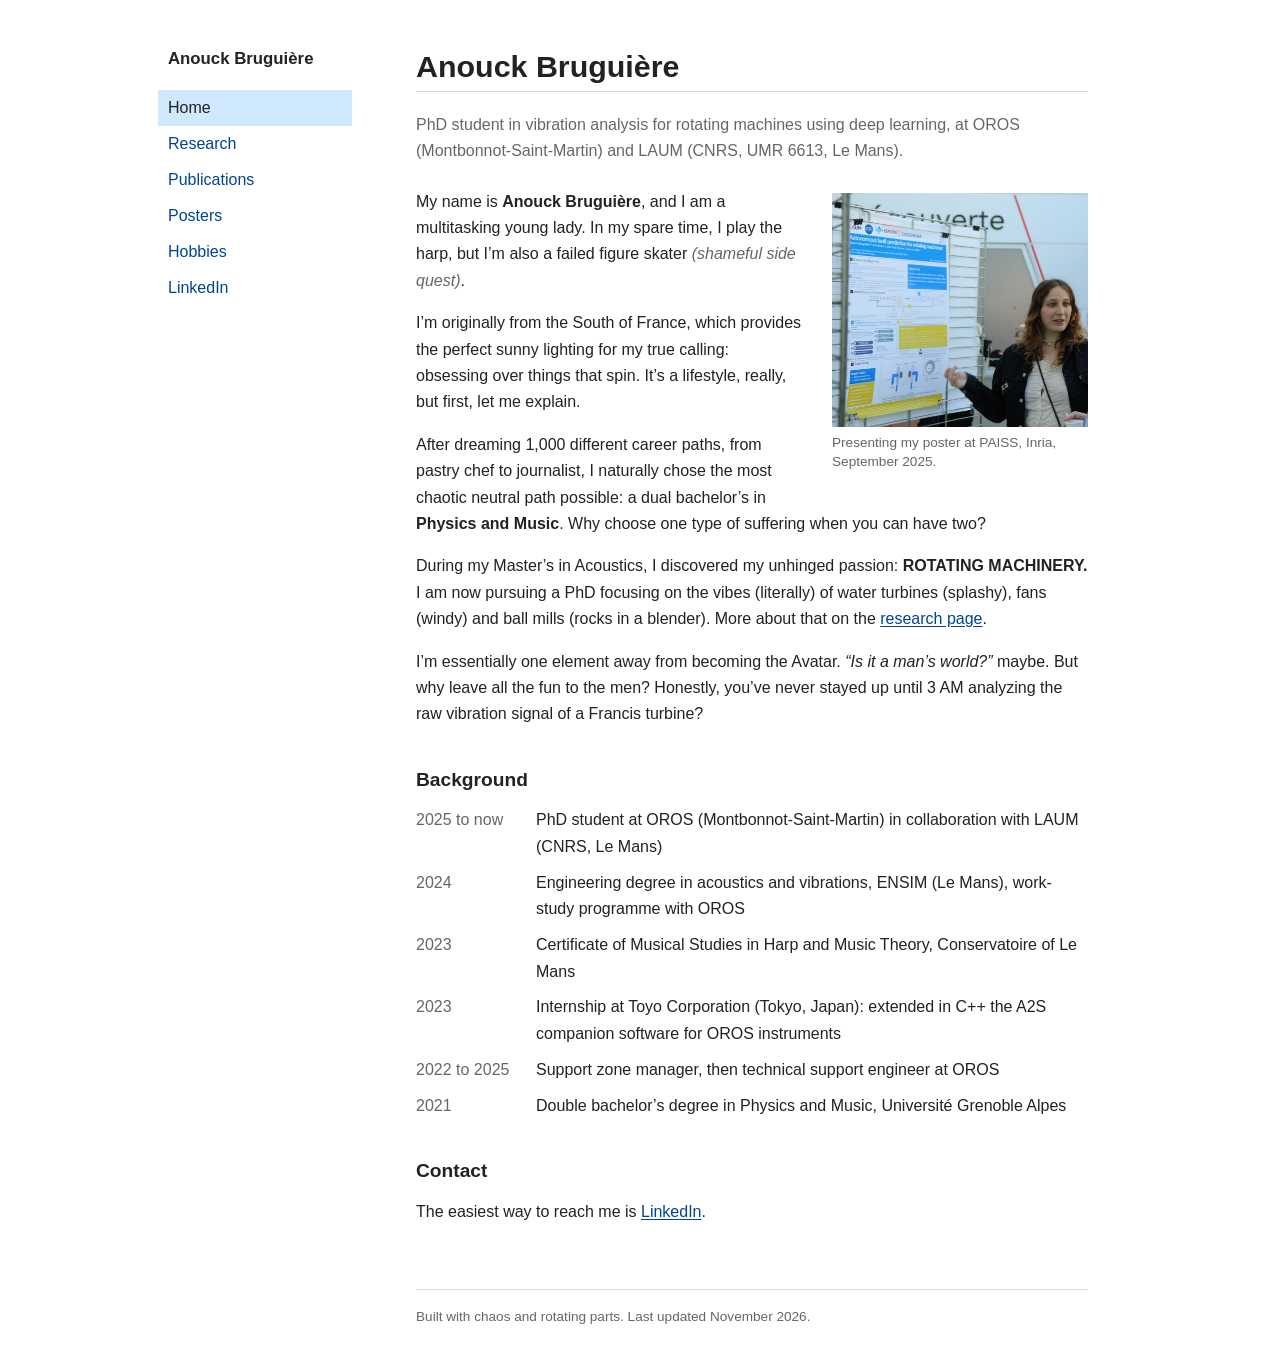
<file: index.html>
<!DOCTYPE html>
<html lang="en">
<head>
  <meta charset="UTF-8">
  <meta name="viewport" content="width=device-width, initial-scale=1.0">
  <title>Anouck Bruguière | PhD & Vibes</title>
  <meta name="description" content="Anouck Bruguière, PhD student in vibration analysis for rotating machines using deep learning (LAUM, CNRS and OROS).">
  <link rel="stylesheet" href="style.css">
</head>
<body>
<div class="page">

  <header class="side">
    <a class="name" href="index.html">Anouck Bruguière</a>
    <nav aria-label="Main">
      <a href="index.html" aria-current="page">Home</a>
      <a href="research.html">Research</a>
      <a href="publications.html">Publications</a>
      <a href="posters.html">Posters</a>
      <a href="hobbies.html">Hobbies</a>
      <a href="https://www.linkedin.com/in/anouck-b-947a131ab/">LinkedIn</a>
    </nav>
  </header>

  <main>
    <h1>Anouck Bruguière</h1>
    <p class="role">PhD student in vibration analysis for rotating machines using deep learning, at OROS (Montbonnot-Saint-Martin) and LAUM (CNRS, UMR 6613, Le Mans).</p>

    <figure class="photo">
      <img src="images/paiss-2025.jpg" alt="Anouck presenting her poster on autonomous fault prediction, standing next to it">
      <figcaption>Presenting my poster at PAISS, Inria, September 2025.</figcaption>
    </figure>

    <p>My name is <strong>Anouck Bruguière</strong>, and I am a multitasking young lady. In my spare time, I play the harp, but I’m also a failed figure skater <span class="aside">(shameful side quest)</span>.</p>

    <p>I’m originally from the South of France, which provides the perfect sunny lighting for my true calling: obsessing over things that spin. It’s a lifestyle, really, but first, let me explain.</p>

    <p>After dreaming 1,000 different career paths, from pastry chef to journalist, I naturally chose the most chaotic neutral path possible: a dual bachelor’s in <strong>Physics and Music</strong>. Why choose one type of suffering when you can have two?</p>

    <p>During my Master’s in Acoustics, I discovered my unhinged passion: <strong>ROTATING MACHINERY.</strong> I am now pursuing a PhD focusing on the vibes (literally) of water turbines (splashy), fans (windy) and ball mills (rocks in a blender). More about that on the <a href="research.html">research page</a>.</p>

    <p>I’m essentially one element away from becoming the Avatar. <em>“Is it a man’s world?”</em> maybe. But why leave all the fun to the men? Honestly, you’ve never stayed up until 3 AM analyzing the raw vibration signal of a Francis turbine?</p>

    <h2>Background</h2>
    <ul class="timeline">
      <li><span class="when">2025 to now</span><span>PhD student at OROS (Montbonnot-Saint-Martin) in collaboration with LAUM (CNRS, Le Mans)</span></li>
      <li><span class="when">2024</span><span>Engineering degree in acoustics and vibrations, ENSIM (Le Mans), work-study programme with OROS</span></li>
      <li><span class="when">2023</span><span>Certificate of Musical Studies in Harp and Music Theory, Conservatoire of Le Mans</span></li>
      <li><span class="when">2023</span><span>Internship at Toyo Corporation (Tokyo, Japan): extended in C++ the A2S companion software for OROS instruments</span></li>
      <li><span class="when">2022 to 2025</span><span>Support zone manager, then technical support engineer at OROS</span></li>
      <li><span class="when">2021</span><span>Double bachelor’s degree in Physics and Music, Université Grenoble Alpes</span></li>
    </ul>

    <h2>Contact</h2>
    <p>The easiest way to reach me is <a href="https://www.linkedin.com/in/anouck-b-947a131ab/">LinkedIn</a>.</p>
    <!-- EDIT: add your professional email here if you want, e.g. <p>Email: firstname.lastname@univ-lemans.fr</p> -->

    <footer>Built with chaos and rotating parts. Last updated November 2026.</footer>
  </main>

</div>
</body>
</html>
</file>
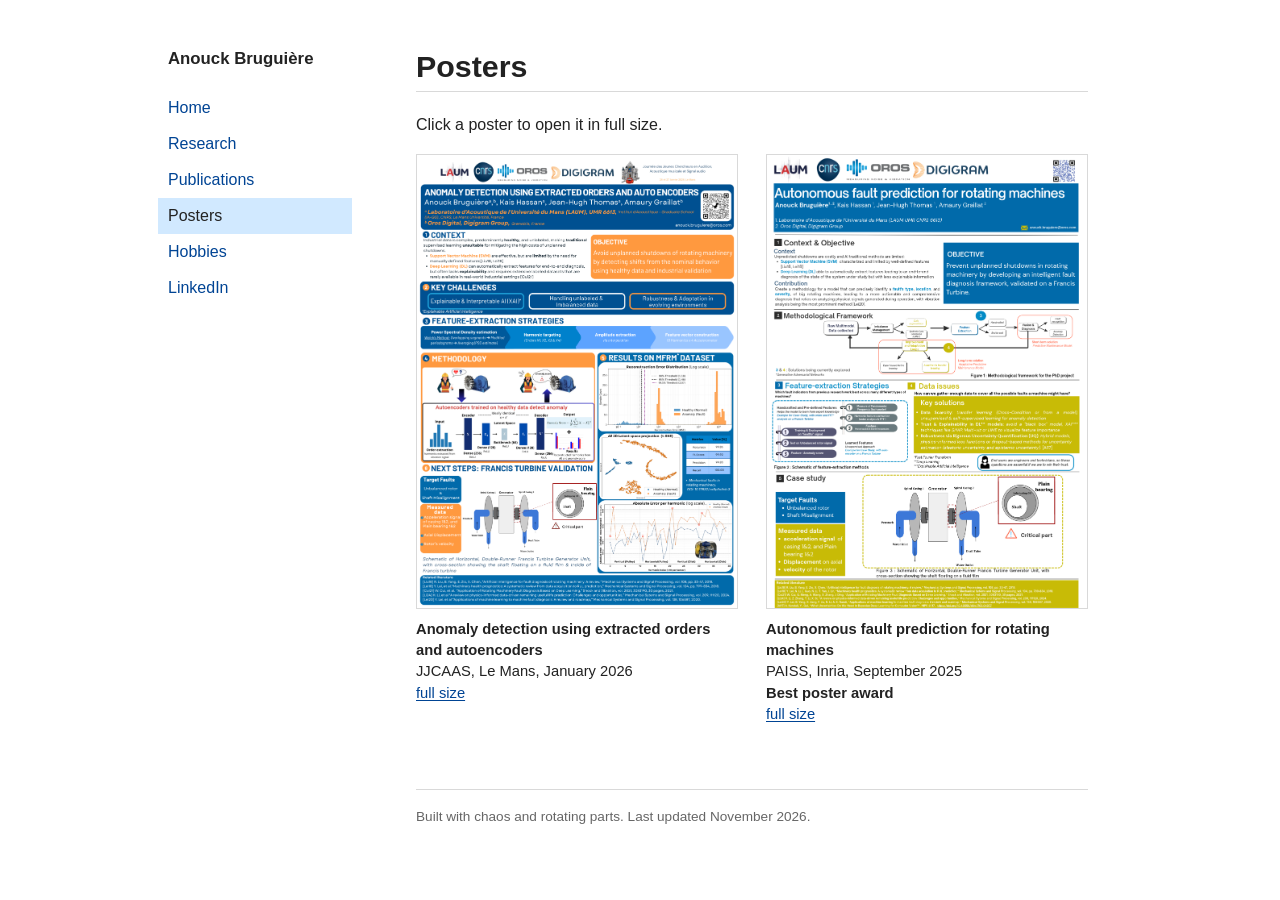
<file: posters.html>
<!DOCTYPE html>
<html lang="en">
<head>
  <meta charset="UTF-8">
  <meta name="viewport" content="width=device-width, initial-scale=1.0">
  <title>Posters | Anouck Bruguière</title>
  <meta name="description" content="Posters presented by Anouck Bruguière, including the best poster award at PAISS 2025.">
  <link rel="stylesheet" href="style.css">
</head>
<body>
<div class="page">

  <header class="side">
    <a class="name" href="index.html">Anouck Bruguière</a>
    <nav aria-label="Main">
      <a href="index.html">Home</a>
      <a href="research.html">Research</a>
      <a href="publications.html">Publications</a>
      <a href="posters.html" aria-current="page">Posters</a>
      <a href="hobbies.html">Hobbies</a>
      <a href="https://www.linkedin.com/in/anouck-b-947a131ab/">LinkedIn</a>
    </nav>
  </header>

  <main>
    <h1>Posters</h1>

    <p>Click a poster to open it in full size.</p>

    <!--
      HOW TO ADD A POSTER
      1. Put the poster image (PNG or JPG) in the "posters" folder, with a simple name (lowercase, no spaces, no accents).
      2. Copy one whole <li>...</li> block, paste it at the top of the list, and write the same file name in the two places
         (href="..." and src="...").
      3. If you also have a PDF, add a second link in the caption: <a href="posters/my-poster.pdf">pdf</a>
    -->

    <ul class="posters">
      <li>
        <figure>
          <a href="posters/poster-cwr.png">
            <img src="posters/poster-cwr.png" alt="Poster: Anomaly detection using extracted orders and autoencoders" loading="lazy">
          </a>
          <figcaption>
            <strong>Anomaly detection using extracted orders and autoencoders</strong><br>
            JJCAAS, Le Mans, January 2026<br>
            <a href="posters/poster-cwr.png">full size</a>
          </figcaption>
        </figure>
      </li>

      <li>
        <figure>
          <a href="posters/poster-paiss-2025.png">
            <img src="posters/poster-paiss-2025.png" alt="Poster: Autonomous fault prediction for rotating machines" loading="lazy">
          </a>
          <figcaption>
            <strong>Autonomous fault prediction for rotating machines</strong><br>
            PAISS, Inria, September 2025<br>
            <span class="award">Best poster award</span><br>
            <a href="posters/poster-paiss-2025.png">full size</a>
          </figcaption>
        </figure>
      </li>
    </ul>

    <footer>Built with chaos and rotating parts. Last updated November 2026.</footer>
  </main>

</div>
</body>
</html>
</file>
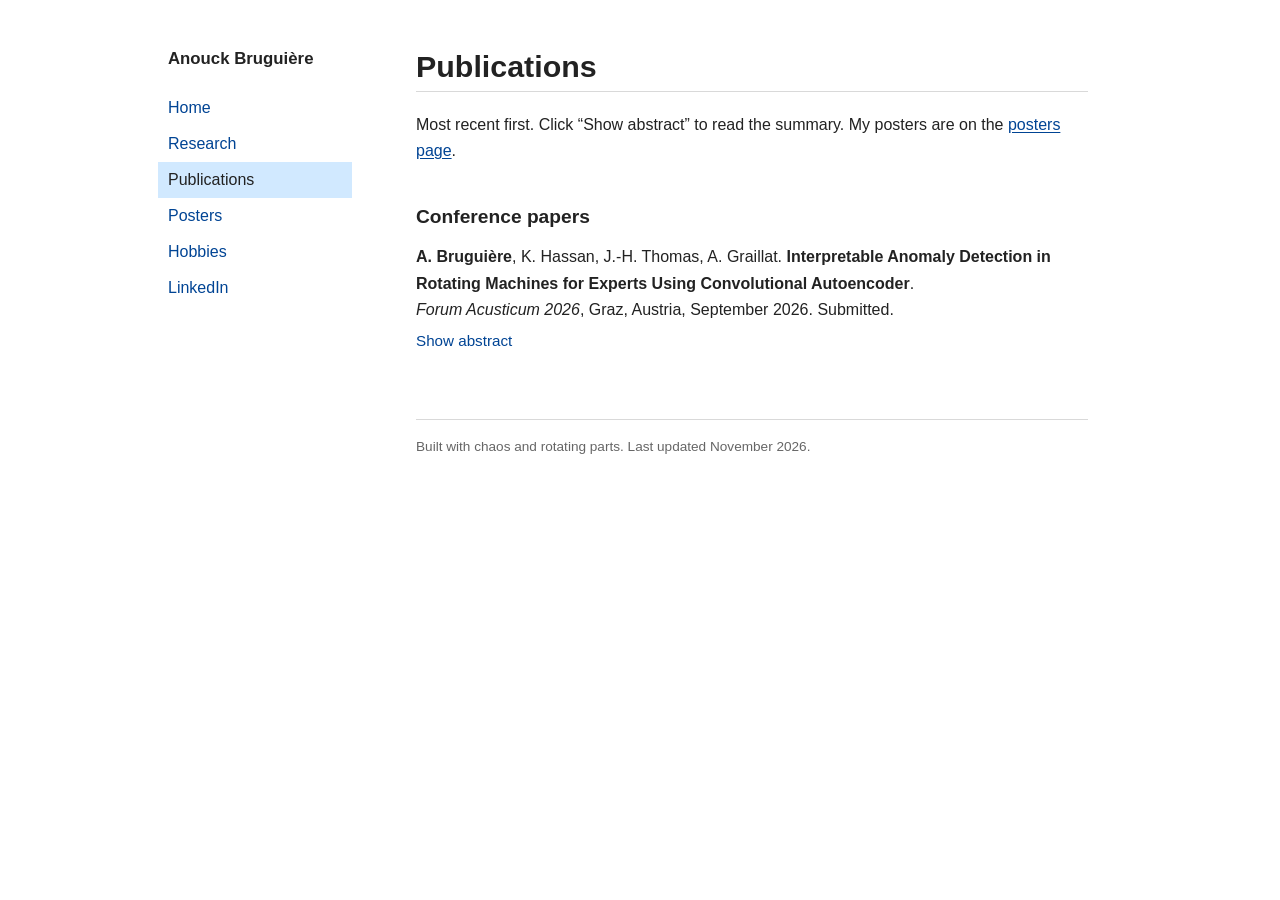
<file: publications.html>
<!DOCTYPE html>
<html lang="en">
<head>
  <meta charset="UTF-8">
  <meta name="viewport" content="width=device-width, initial-scale=1.0">
  <title>Publications | Anouck Bruguière</title>
  <meta name="description" content="Publications by Anouck Bruguière on vibration analysis of rotating machinery.">
  <link rel="stylesheet" href="style.css">
</head>
<body>
<div class="page">

  <header class="side">
    <a class="name" href="index.html">Anouck Bruguière</a>
    <nav aria-label="Main">
      <a href="index.html">Home</a>
      <a href="research.html">Research</a>
      <a href="publications.html" aria-current="page">Publications</a>
      <a href="posters.html">Posters</a>
      <a href="hobbies.html">Hobbies</a>
      <a href="https://www.linkedin.com/in/anouck-b-947a131ab/">LinkedIn</a>
    </nav>
  </header>

  <main>
    <h1>Publications</h1>

    <p>Most recent first. Click “Show abstract” to read the summary. My posters are on the <a href="posters.html">posters page</a>.</p>

    <!--
      HOW TO ADD A PAPER
      1. Put the PDF in a folder named "papers" (e.g. papers/my-paper.pdf) and commit it.
      2. Copy one whole <li>...</li> block below, paste it at the top of the list, and edit the text.
      3. Remove the links you do not have (pdf, poster, doi). Remove <details> if you have no abstract.
    -->

    <h2>Conference papers</h2>
    <ul class="pubs">
      <li>
        <p><strong>A. Bruguière</strong>, K. Hassan, J.-H. Thomas, A. Graillat. <span class="title">Interpretable Anomaly Detection in Rotating Machines for Experts Using Convolutional Autoencoder</span>.<br>
        <em>Forum Acusticum 2026</em>, Graz, Austria, September 2026. Submitted.</p>
        <!-- EDIT: once you have the paper PDF, upload it to "papers/" and add this line:
        <p>[<a href="papers/forum-acusticum-2026.pdf">pdf</a>]</p>
        Also replace "Submitted." above with the right status (Accepted, Presented, Published in the proceedings...). -->
        <details>
          <summary>Show abstract</summary>
          <p>Unplanned breakdowns in industrial rotating machinery can cost millions per incident, making fault detection a critical maintenance strategy. This work presents an anomaly detection approach based on a 2D convolutional autoencoder (CAE) trained exclusively on healthy vibration data. The publicly available Mechanical Faults in Rotating Machinery (MFRM) dataset is used, comprising acceleration signals acquired under normal conditions and three fault types: unbalance, misalignment, and mechanical looseness. Vibration signals are first resampled into the angular domain via Computed Order Tracking (COT), then transformed into order spectrograms (OS) whose axes, harmonic orders and shaft revolutions, are directly meaningful to domain experts. A Log-Z standardisation enhances the sensitivity of the CAE to subtle spectral deviations. Trained to minimise reconstruction error on healthy OS only, the OS-CAE produces elevated mean squared error (MSE) when encountering faulty inputs. A threshold calibrated on the combined training and validation MSE distributions separates healthy from anomalous samples. Beyond binary detection, a per-order MSE profile of reconstructed spectrograms localises reconstruction failures at specific harmonic orders, providing interpretable visual cues that hint at the nature of the detected fault without relying on post-hoc explainability methods.</p>
        </details>
      </li>
    </ul>

    <footer>Built with chaos and rotating parts. Last updated November 2026.</footer>
  </main>

</div>
</body>
</html>
</file>
<file: style.css>
/* ---------- Base ---------- */
:root {
  --ink: #222;
  --muted: #666;
  --link: #004494;
  --hover: #d73a49;
  --pastel: #d1e9ff;
  --rule: #d9d9d9;
  --bg: #fff;
}

*, *::before, *::after { box-sizing: border-box; }

body {
  margin: 0;
  background: var(--bg);
  color: var(--ink);
  font: 1rem/1.65 -apple-system, BlinkMacSystemFont, "Segoe UI", Roboto, Helvetica, Arial, sans-serif;
}

/* ---------- Page layout: menu on the left, text on the right ---------- */
.page {
  display: grid;
  grid-template-columns: 11.5rem minmax(0, 1fr);
  column-gap: 4rem;
  max-width: 62rem;
  margin: 0 auto;
  padding: 3rem 1.5rem 2rem;
}

.side {
  position: sticky;
  top: 3rem;
  align-self: start;
}

.side .name {
  display: block;
  margin-bottom: 1.25rem;
  font-weight: 700;
  font-size: 1.05rem;
  line-height: 1.3;
  color: var(--ink);
  text-decoration: none;
}

.side nav { display: flex; flex-direction: column; }

.side nav a {
  margin-left: -0.6rem;
  padding: 0.3rem 0.6rem;
  color: var(--link);
  text-decoration: none;
}

.side nav a:hover { color: var(--hover); }

.side nav a[aria-current="page"] {
  background: var(--pastel);
  color: var(--ink);
}

main { max-width: 42rem; }

/* ---------- Text ---------- */
h1 {
  margin: 0 0 1.25rem;
  padding-bottom: 0.4rem;
  border-bottom: 1px solid var(--rule);
  font-size: 1.9rem;
  font-weight: 600;
  line-height: 1.2;
}

h2 {
  margin: 2.25rem 0 0.75rem;
  font-size: 1.2rem;
  font-weight: 600;
}

p { margin: 0 0 1rem; }

.role { color: var(--muted); margin-bottom: 1.5rem; }
.aside { font-style: italic; color: var(--muted); }

main a { color: var(--link); text-underline-offset: 0.15em; }
main a:hover { color: var(--hover); }

a:focus-visible, summary:focus-visible {
  outline: 2px solid var(--link);
  outline-offset: 2px;
}

ul.plain { padding-left: 1.25rem; margin: 0 0 1rem; }
ul.plain li { margin-bottom: 0.35rem; }

dl.hobbies { margin: 0; }
dl.hobbies dt { font-weight: 600; margin-top: 1rem; }
dl.hobbies dd { margin: 0; }

.portrait {
  float: right;
  width: 13rem;
  height: auto;
  margin: 0.25rem 0 1rem 1.5rem;
}

figure.photo {
  float: right;
  width: 16rem;
  margin: 0.25rem 0 1rem 1.75rem;
}
figure.photo img { display: block; width: 100%; height: auto; }
figure.photo figcaption { margin-top: 0.4rem; font-size: 0.85rem; line-height: 1.4; color: var(--muted); }

/* ---------- Publications ---------- */
.pubs { list-style: none; padding: 0; margin: 0; }
.pubs > li { margin-bottom: 1.6rem; }
.pubs p { margin: 0; }
.pubs .title { font-weight: 600; }

details { margin-top: 0.3rem; }

summary {
  display: inline;
  cursor: pointer;
  color: var(--link);
  font-size: 0.95rem;
}
summary:hover { color: var(--hover); }

details p {
  margin: 0.5rem 0 0;
  padding-left: 1rem;
  border-left: 3px solid var(--pastel);
  font-size: 0.95rem;
  color: #444;
}

/* ---------- Posters ---------- */
.posters {
  display: grid;
  grid-template-columns: repeat(auto-fill, minmax(13rem, 1fr));
  gap: 2.25rem 1.75rem;
  align-items: start;
  list-style: none;
  padding: 0;
  margin: 0;
}

.posters figure { margin: 0; }
.posters img { display: block; width: 100%; height: auto; border: 1px solid var(--rule); }
.posters figcaption { margin-top: 0.6rem; font-size: 0.92rem; line-height: 1.45; }

/* ---------- Footer ---------- */
footer {
  margin-top: 4rem;
  padding-top: 1rem;
  border-top: 1px solid var(--rule);
  color: var(--muted);
  font-size: 0.85rem;
}

/* ---------- Small screens: menu moves to the top ---------- */
@media (max-width: 760px) {
  .page { display: block; padding: 1.5rem 1.25rem; }

  .side {
    position: static;
    margin-bottom: 2rem;
    padding-bottom: 1rem;
    border-bottom: 1px solid var(--rule);
  }

  .side .name { margin-bottom: 0.5rem; }
  .side nav { flex-direction: row; flex-wrap: wrap; gap: 0.1rem 0.75rem; }
  .side nav a { margin-left: 0; padding: 0.2rem 0.5rem; }

  .portrait { float: none; display: block; width: min(13rem, 60%); margin: 0 0 1.25rem; }
  figure.photo { float: none; width: 100%; max-width: 24rem; margin: 0 0 1.25rem; }
}

/* ---------- Background (dates + text) ---------- */
ul.timeline { list-style: none; padding: 0; margin: 0 0 1rem; }
ul.timeline li { display: grid; grid-template-columns: 6.5rem minmax(0, 1fr); gap: 0 1rem; margin-bottom: 0.6rem; }
ul.timeline .when { color: var(--muted); }
@media (max-width: 520px) {
  ul.timeline li { display: block; }
  ul.timeline .when { display: block; font-size: 0.9rem; }
}

.award { font-weight: 600; }
</file>
